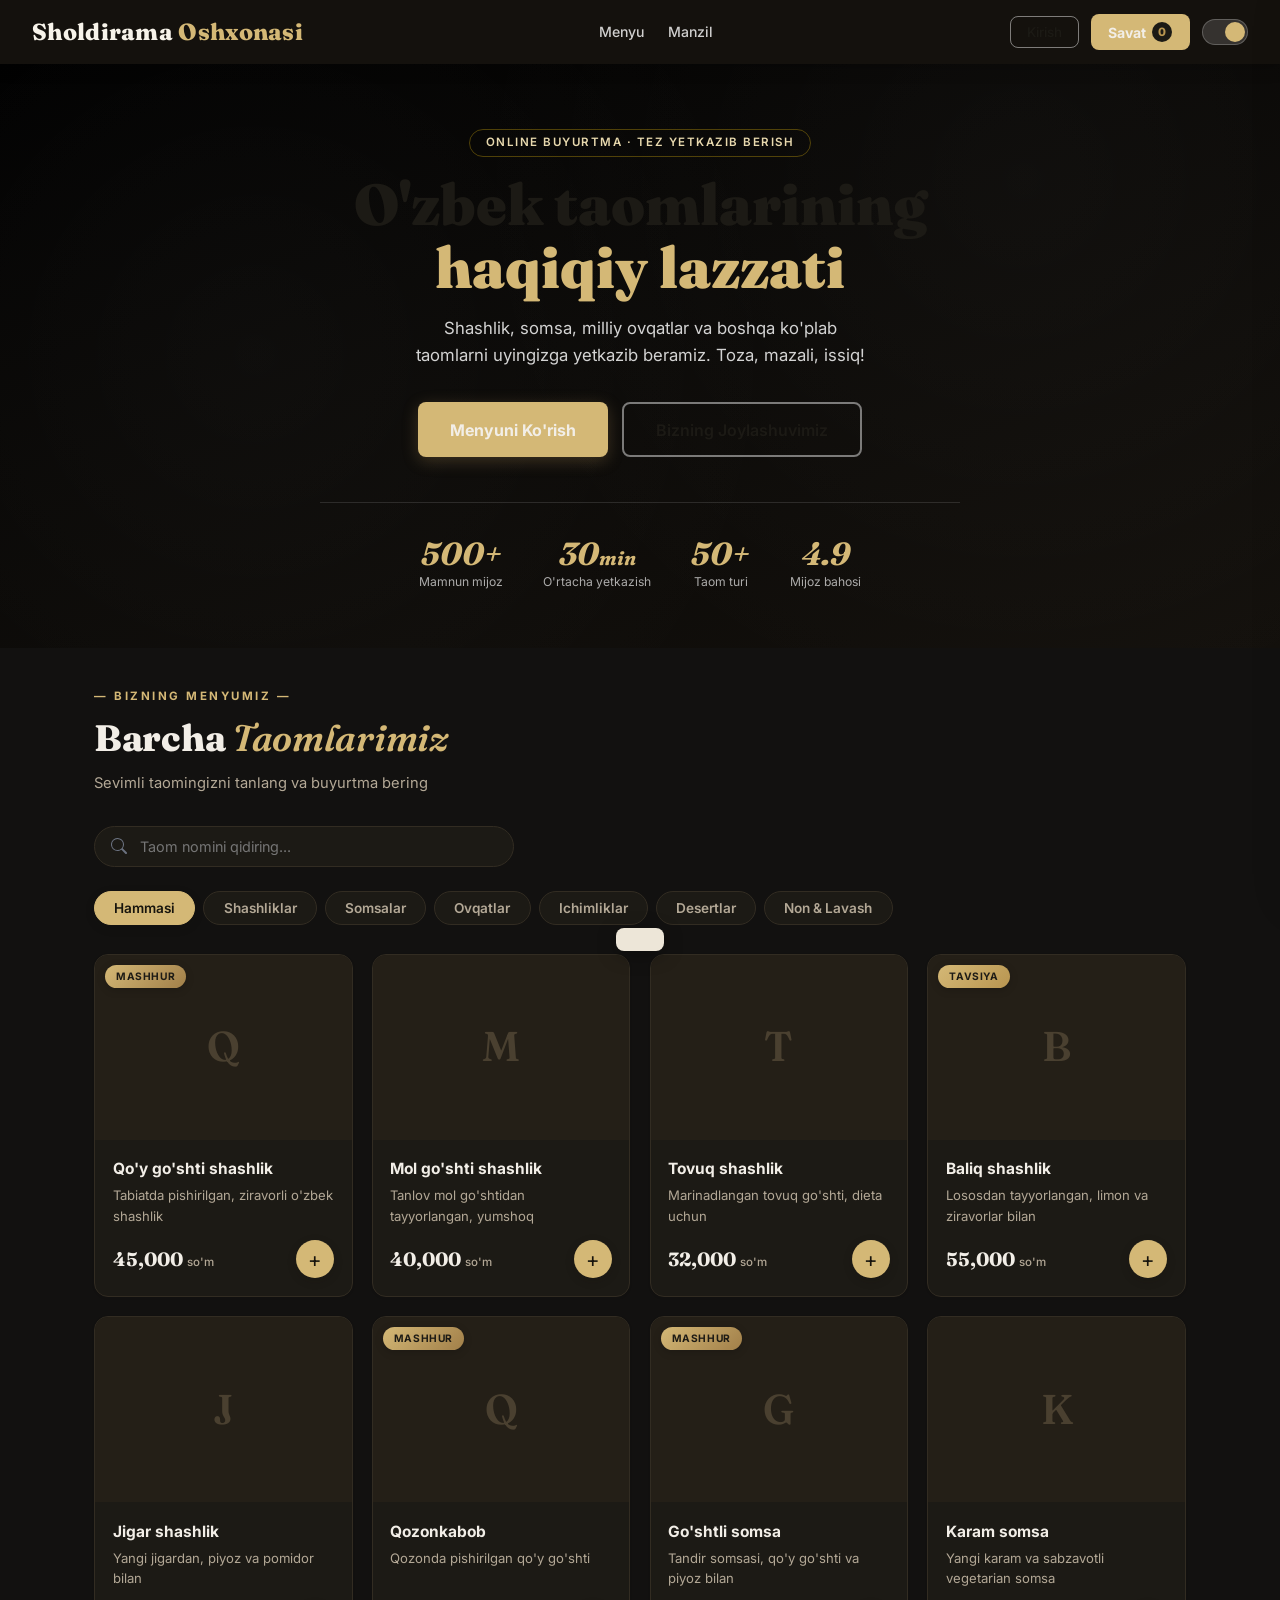
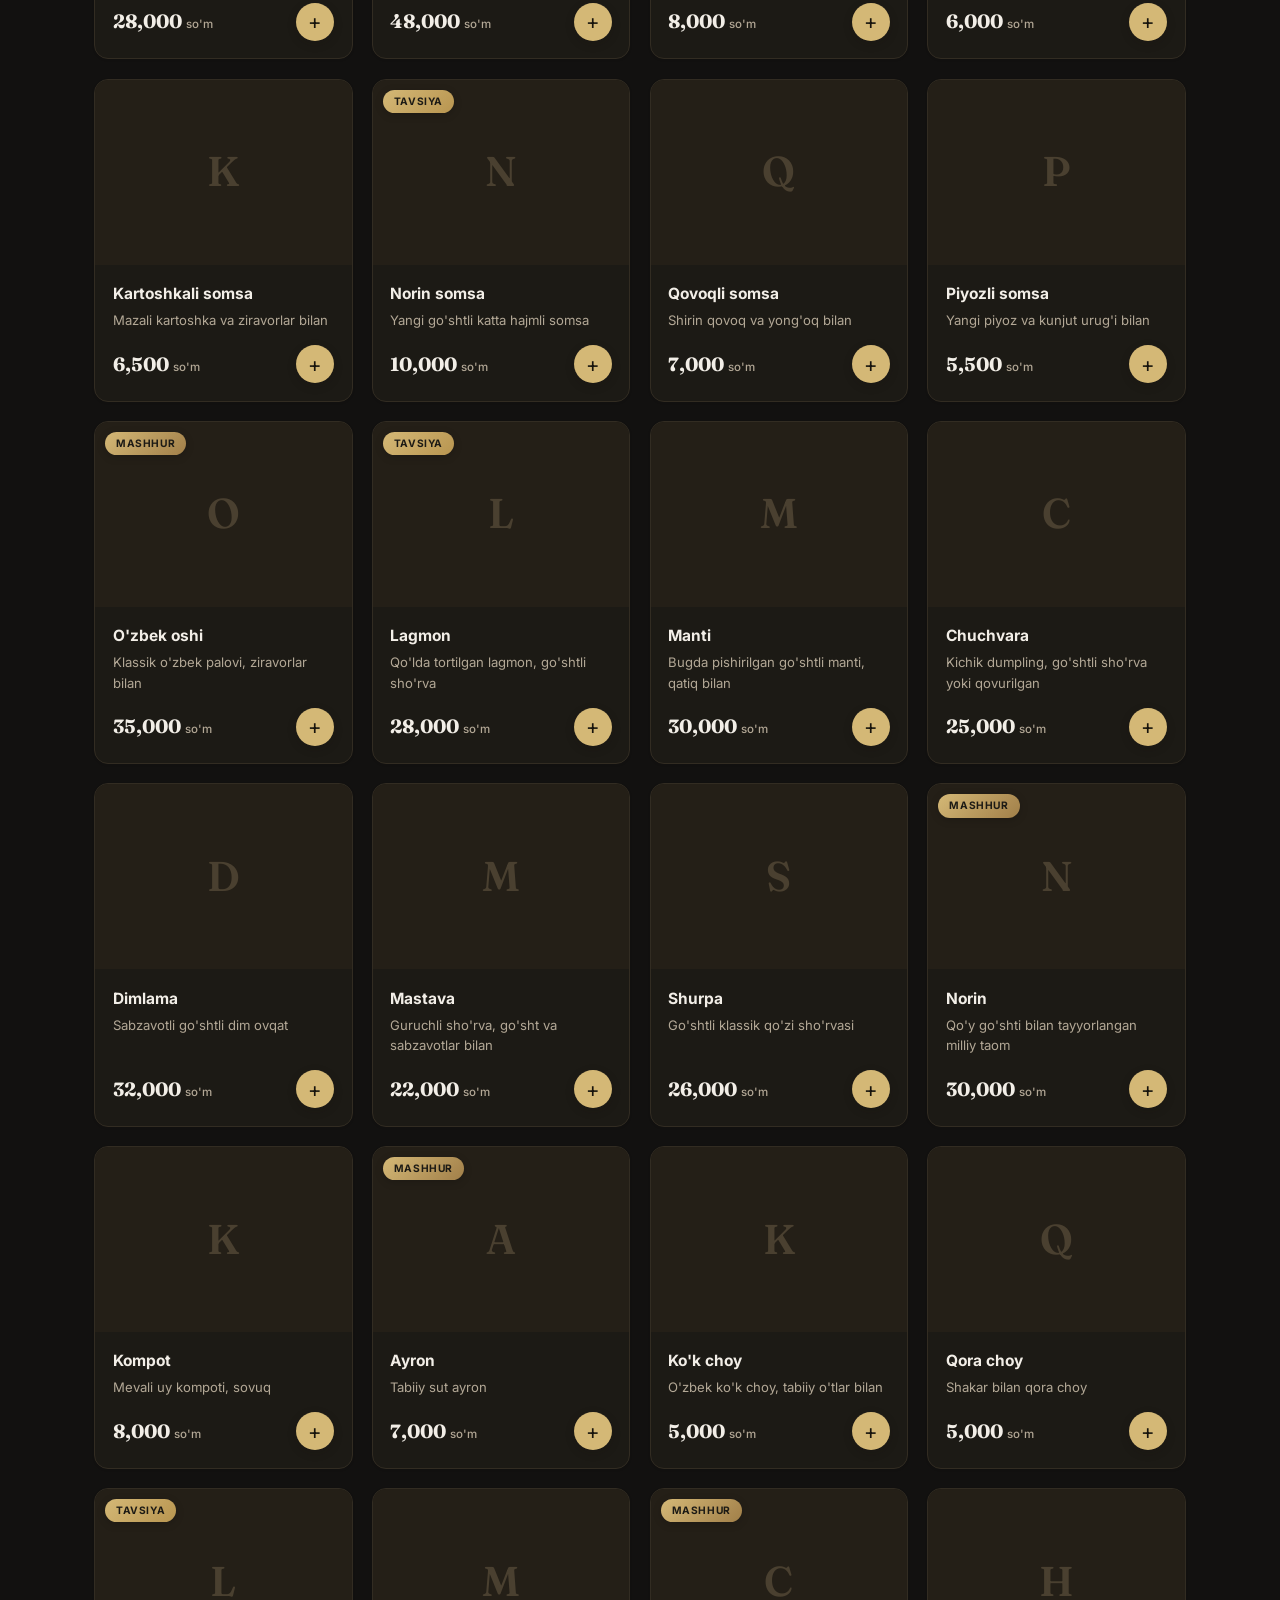
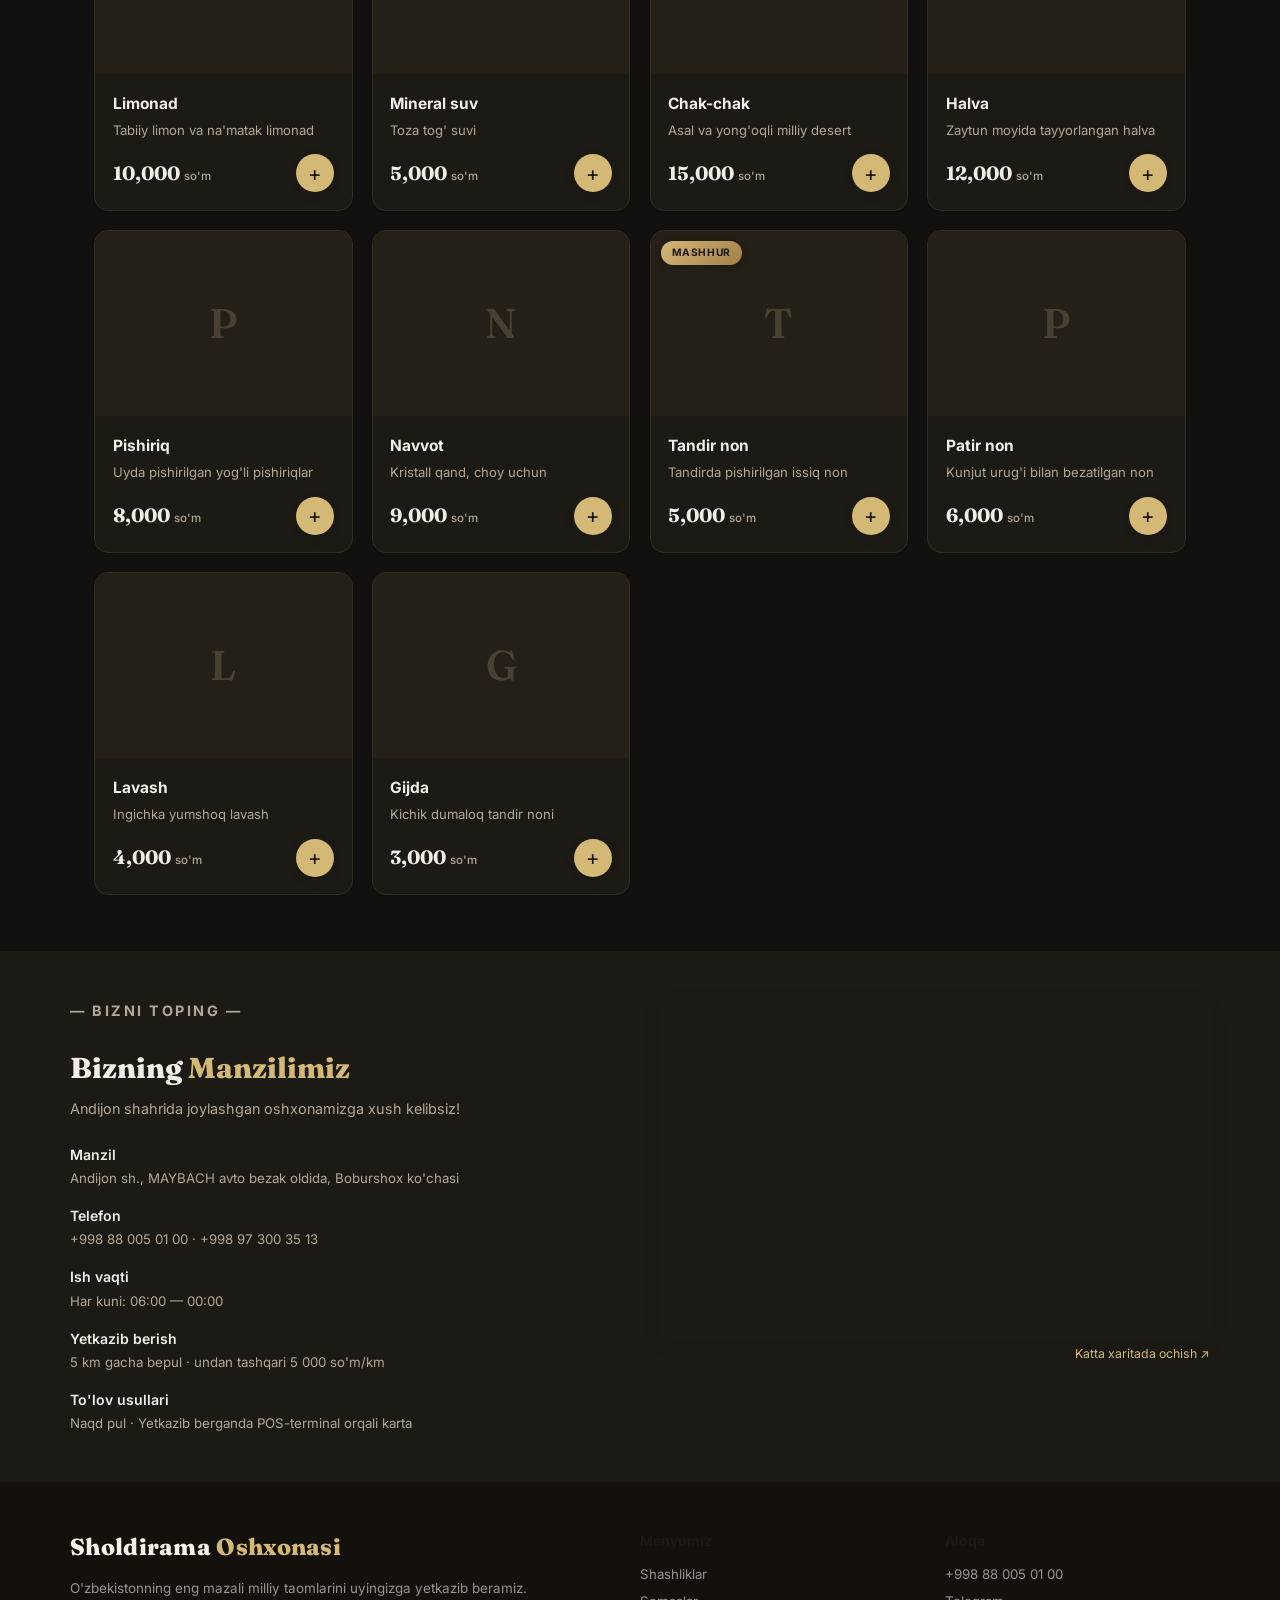
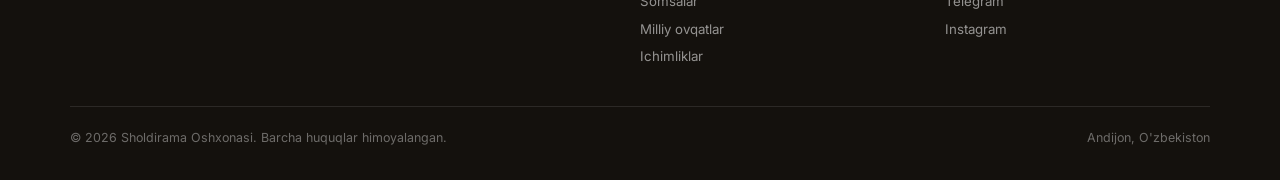
<file: Sholdirama milliy taomlar/index.html>
<!DOCTYPE html>
<html lang="uz">
<head>
  <meta charset="UTF-8">
  <meta name="viewport" content="width=device-width, initial-scale=1.0">
  <title>Sholdirama Oshxonasi — Online Buyurtma</title>
  <link rel="stylesheet" href="./css/style.css">
</head>
<body>

<!-- MODE BANNER -->
<div id="mode-banner"></div>

<!-- NAVBAR -->
<nav class="navbar">
  <a href="index.html" class="nav-logo">Sholdirama <span class="accent">Oshxonasi</span></a>
  <div class="nav-links">
    <a href="#menu">Menyu</a>
    <a href="#location">Manzil</a>
  </div>
  <div class="nav-right">
    <div id="auth-area">
      <button class="btn-auth" onclick="openAuthModal()">Kirish</button>
    </div>
    <button class="btn-cart" onclick="toggleCart()">
      Savat <span class="cart-badge" id="cart-count">0</span>
    </button>
    <button class="theme-toggle" id="theme-toggle" onclick="toggleTheme()" title="Kun/Tun rejimi" aria-label="Kun/Tun rejimi">
      <span class="tt-dot"></span>
    </button>
    <button class="hamburger" onclick="toggleMobileNav()">☰</button>
  </div>
</nav>
<div class="mobile-nav" id="mobile-nav">
  <a href="#menu" onclick="toggleMobileNav()">Menyu</a>
  <a href="#location" onclick="toggleMobileNav()">Manzil</a>
  <a href="#" onclick="openAuthModal();toggleMobileNav()">Kirish / Ro'yxat</a>
  <a href="#" onclick="toggleTheme()">Kun / Tun rejimi</a>
</div>

<!-- HERO -->
<section class="hero">
  <div class="hero-eyebrow">Online Buyurtma · Tez Yetkazib Berish</div>
  <h1>O'zbek taomlarining<br><em>haqiqiy lazzati</em></h1>
  <p>Shashlik, somsa, milliy ovqatlar va boshqa ko'plab taomlarni uyingizga yetkazib beramiz. Toza, mazali, issiq!</p>
  <div class="hero-btns">
    <a href="#menu" class="btn-primary">Menyuni Ko'rish</a>
    <a href="#location" class="btn-outline">Bizning Joylashuvimiz</a>
  </div>
  <div class="hero-stats">
    <div><div class="hero-stat-num">500+</div><div class="hero-stat-label">Mamnun mijoz</div></div>
    <div><div class="hero-stat-num">30<span style="font-size:1.2rem">min</span></div><div class="hero-stat-label">O'rtacha yetkazish</div></div>
    <div><div class="hero-stat-num">50+</div><div class="hero-stat-label">Taom turi</div></div>
    <div><div class="hero-stat-num">4.9</div><div class="hero-stat-label">Mijoz bahosi</div></div>
  </div>
</section>

<!-- MENU -->
<section class="menu-section" id="menu">
  <p class="section-eyebrow">— Bizning Menyumiz —</p>
  <h2 class="section-title">Barcha <span class="accent">Taomlarimiz</span></h2>
  <p class="section-sub">Sevimli taomingizni tanlang va buyurtma bering</p>

  <div class="search-wrap">
    <input class="search-input" type="text" id="search-inp"
           placeholder="Taom nomini qidiring..."
           oninput="filterSearch(this.value)">
  </div>

  <div class="tabs">
    <button class="tab-btn active" onclick="switchTab(this,'all')">Hammasi</button>
    <button class="tab-btn" onclick="switchTab(this,'shashlik')">Shashliklar</button>
    <button class="tab-btn" onclick="switchTab(this,'somsa')">Somsalar</button>
    <button class="tab-btn" onclick="switchTab(this,'ovqat')">Ovqatlar</button>
    <button class="tab-btn" onclick="switchTab(this,'ichimlik')">Ichimliklar</button>
    <button class="tab-btn" onclick="switchTab(this,'desert')">Desertlar</button>
    <button class="tab-btn" onclick="switchTab(this,'non')">Non & Lavash</button>
  </div>

  <div class="menu-grid" id="menu-grid"></div>
</section>

<!-- MAP -->
<section class="map-section" id="location">
  <div class="map-inner">
    <div class="map-grid">
      <div class="map-info">
        <p class="section-eyebrow">— Bizni Toping —</p>
        <h2>Bizning <span class="accent">Manzilimiz</span></h2>
        <p>Andijon shahrida joylashgan oshxonamizga xush kelibsiz!</p>
        <div class="info-list">
          <div class="info-row"><div><strong>Manzil</strong><span>Andijon sh., MAYBACH avto bezak oldida, Boburshox ko'chasi</span></div></div>
          <div class="info-row"><div><strong>Telefon</strong><span>+998 88 005 01 00 · +998 97 300 35 13</span></div></div>
          <div class="info-row"><div><strong>Ish vaqti</strong><span>Har kuni: 06:00 — 00:00</span></div></div>
          <div class="info-row"><div><strong>Yetkazib berish</strong><span>5 km gacha bepul · undan tashqari 5 000 so'm/km</span></div></div>
          <div class="info-row"><div><strong>To'lov usullari</strong><span>Naqd pul · Yetkazib berganda POS-terminal orqali karta</span></div></div>
        </div>
      </div>
      <div>
        <div class="map-frame">
          <iframe src="https://www.openstreetmap.org/export/embed.html?bbox=72.3300%2C40.7700%2C72.3700%2C40.7950&layer=mapnik&marker=40.7820%2C72.3500"
            allowfullscreen loading="lazy" title="Lazzat Oshxonasi manzili"></iframe>
        </div>
        <a class="map-link" href="https://www.openstreetmap.org/?mlat=40.7820&mlon=72.3500#map=16/40.7820/72.3500" target="_blank">
         Katta xaritada ochish ↗
        </a>
      </div>
    </div>
  </div>
</section>

<!-- FOOTER -->
<footer class="site-footer">
  <div class="footer-inner">
    <div class="footer-grid">
      <div class="footer-brand">
        <span class="nav-logo">Sholdirama <span class="accent">Oshxonasi</span></span>
        <p>O'zbekistonning eng mazali milliy taomlarini uyingizga yetkazib beramiz.</p>
      </div>
      <div class="footer-col">
        <h5>Menyumiz</h5>
        <a href="#menu">Shashliklar</a><a href="#menu">Somsalar</a>
        <a href="#menu">Milliy ovqatlar</a><a href="#menu">Ichimliklar</a>
      </div>
      <div class="footer-col">
        <h5>Aloqa</h5>
        <a href="tel:+998880050100">+998 88 005 01 00</a>
        <a href="#">Telegram</a><a href="https://www.instagram.com/sholdirama.milliy.taomlar?utm_source=ig_web_button_share_sheet&igsh=ZDNlZDc0MzIxNw==">Instagram</a>
      </div>
    </div>
    <div class="footer-bottom">
      <p>© 2026 Sholdirama Oshxonasi. Barcha huquqlar himoyalangan.</p>
      <p>Andijon, O'zbekiston</p>
    </div>
  </div>
</footer>

<!-- CART SIDEBAR -->
<div class="cart-overlay" id="cart-overlay" onclick="toggleCart()"></div>
<div class="cart-panel" id="cart-panel">
  <div class="cart-head">
    <h3>Savatcha</h3>
    <button class="icon-close" onclick="toggleCart()">✕</button>
  </div>
  <div class="cart-body" id="cart-body">
    <div class="cart-empty"><p>Savatcha bo'sh</p></div>
  </div>
  <div class="cart-foot" id="cart-foot" style="display:none">
    <div class="cart-total-row">
      <span class="cart-total-label">Jami to'lov:</span>
      <span class="cart-total-val" id="cart-total-val">0 so'm</span>
    </div>
    <button class="btn-checkout" onclick="openCheckout()">Buyurtma Berish</button>
  </div>
</div>

<!-- AUTH MODAL -->
<div class="modal-overlay" id="auth-modal">
  <div class="modal">
    <button class="modal-close" onclick="closeModal('auth-modal')">✕</button>
    <div class="modal-top">
      
      <h3>Sholdirama Oshxonasi</h3>
      <p>Hisobingizga kiring yoki ro'yxatdan o'ting</p>
    </div>
    <div class="modal-body">
      <div class="auth-prompt" id="auth-checkout-note" style="display:none">
        Buyurtma berish uchun avval ro'yxatdan o'ting yoki hisobingizga kiring
      </div>
      <div class="auth-tabs">
        <button class="auth-tab-btn active" data-tab="login" onclick="switchAuthTab('login')">Kirish</button>
        <button class="auth-tab-btn" data-tab="register" onclick="switchAuthTab('register')">Ro'yxat</button>
      </div>

      <!-- Main body (login / register forms) -->
      <div id="auth-main-body">
        <!-- LOGIN -->
        <div id="login-form">
          <div class="form-group">
            <label>Email manzil</label>
            <input class="form-input" type="email" id="login-email" placeholder="misol@email.com">
          </div>
          <div class="form-group">
            <label>Parol</label>
            <input class="form-input" type="password" id="login-password" placeholder="Parolingizni kiriting"
                   onkeydown="if(event.key==='Enter')doLogin()">
          </div>
          <button class="form-submit" onclick="doLogin()">Kirish →</button>
        </div>

        <!-- REGISTER -->
        <div id="register-form" style="display:none">
          <!-- Method toggle -->
          <div class="reg-method-toggle">
            <button class="reg-method-btn active" id="rmb-email" onclick="toggleRegMethod('email')">
              Email bilan
            </button>
            <button class="reg-method-btn" id="rmb-phone" onclick="toggleRegMethod('phone')">
              Telefon bilan
            </button>
          </div>
          <input type="hidden" id="reg-method-value" value="email">

          <div class="form-group">
            <label>Ismingiz</label>
            <input class="form-input" type="text" id="reg-name" placeholder="To'liq ismingiz">
          </div>

          <div id="reg-email-fields">
            <div class="form-group">
              <label>Email manzil</label>
              <input class="form-input" type="email" id="reg-email" placeholder="misol@email.com">
            </div>
          </div>
          <div id="reg-phone-fields" style="display:none">
            <div class="form-group">
              <label>Telefon raqam</label>
              <input class="form-input" type="tel" id="reg-phone-field" placeholder="+998 90 000 00 00">
            </div>
          </div>

          <div class="form-group">
            <label>Parol</label>
            <input class="form-input" type="password" id="reg-password" placeholder="Kamida 6 ta belgi">
          </div>
          <button class="form-submit" onclick="doRegister()">Kod Yuborish →</button>
        </div>
      </div><!-- /auth-main-body -->

      <!-- OTP VERIFICATION SCREEN -->
      <div id="auth-otp-body">
        
        <div class="otp-title">Tasdiqlash Kodini Kiriting</div>
        <div class="otp-dest-label" id="otp-dest-label">Emailingizga kod yuborildi:</div>
        <div class="otp-destination" id="otp-destination"></div>
        <div class="otp-demo-hint" id="otp-demo-hint"></div>
        <input class="otp-single" type="text" id="otp-input" maxlength="4"
               placeholder="_ _ _ _" inputmode="numeric"
               onkeydown="if(event.key==='Enter')verifyOTP()">
        <button class="form-submit" onclick="verifyOTP()" style="margin-top:.8rem">Tasdiqlash</button>
        <div class="otp-resend">
          <button onclick="resendOTP()">Kodni qayta yuborish</button>
          &nbsp;·&nbsp;
          <button onclick="hideOTPScreen()">← Orqaga</button>
        </div>
      </div><!-- /auth-otp-body -->

    </div>
  </div>
</div>

<!-- CHECKOUT MODAL -->
<div class="modal-overlay" id="checkout-modal">
  <div class="modal" style="max-width:500px">
    <button class="modal-close" onclick="closeModal('checkout-modal')">✕</button>
    <div class="modal-top">
      
      <h3>Buyurtmani Tasdiqlash</h3>
      <p>Ma'lumotlaringizni to'ldiring</p>
    </div>
    <div class="modal-body">
      <div class="form-group">
        <label>Yetkazib berish manzili</label>
        <input class="form-input" type="text" id="delivery-address" placeholder="Ko'cha, uy raqami, kvartira">
      </div>
      <div class="form-group">
        <label>Telefon raqam</label>
        <input class="form-input" type="tel" id="delivery-phone" placeholder="+998 90 000 00 00">
      </div>
      <div class="form-group">
        <label>Izoh (ixtiyoriy)</label>
        <input class="form-input" type="text" id="delivery-note" placeholder="Qo'shimcha ma'lumot">
      </div>

      <div class="order-summary">
        <h4>Buyurtma tafsiloti</h4>
        <div id="order-summary-list"></div>
        <div class="os-total"><span>Jami:</span><span id="order-total-final">0 so'm</span></div>
      </div>

      <!-- PAYMENT METHOD (no online card data is ever collected) -->
      <div class="form-group">
        <label>To'lov usuli</label>
        <div class="pay-options">
          <button class="pay-btn selected" data-pay="cash" onclick="selectPayment(this,'cash')">Naqd pul</button>
          <button class="pay-btn" data-pay="pos" onclick="selectPayment(this,'pos')">Karta (POS-terminal)</button>
        </div>
        <div class="pay-note" id="pay-note-cash">Kuryerga naqd pul to'laysiz.</div>
        <div class="pay-note" id="pay-note-pos">Kuryer POS-terminal olib keladi — kartangizni yetkazib berilganda tokchada o'tkazasiz. Karta ma'lumotlarini saytga kiritish shart emas.</div>
      </div>

      <button class="form-submit" onclick="confirmOrder()" style="margin-top:.5rem">Buyurtma Berish</button>
    </div>
  </div>
</div>

<!-- SUCCESS MODAL -->
<div class="modal-overlay" id="success-modal">
  <div class="modal" style="max-width:380px;text-align:center">
    <button class="modal-close" onclick="closeModal('success-modal')">✕</button>
    <div class="modal-top"><h3>Buyurtma Qabul Qilindi!</h3><p>Tez orada siz bilan bog'lanamiz</p></div>
    <div class="modal-body">
      <div class="receipt-row"><span>Buyurtma raqami</span><strong id="success-order-id">—</strong></div>
      <div class="receipt-row"><span>Jami summa</span><strong id="success-order-total" style="color:var(--red)">—</strong></div>
      <p style="color:var(--gray);line-height:1.7;font-size:.9rem;margin-top:1rem">
        Buyurtmangiz muvaffaqiyatli qabul qilindi.<br>
        Kuryer <strong>15–30 daqiqa</strong> ichida yetkazib beradi.<br>
        <strong>+998 88 005 01 00</strong>
      </p>
      <button class="form-submit" onclick="closeModal('success-modal')" style="margin-top:1.2rem">Yaxshi!</button>
    </div>
  </div>
</div>

<div class="toast" id="toast"></div>
<script src="./js/app.js"></script>
</body>
</html>
</file>
<file: Sholdirama milliy taomlar/css/style.css>
/* ═══════════════════════════════════════
   LAZZAT OSHXONASI — style.css
   ═══════════════════════════════════════ */

@import url('https://fonts.googleapis.com/css2?family=Fraunces:opsz,wght@9..144,500;9..144,600;9..144,700&family=Inter:wght@400;500;600;700&display=swap');

/* ── TOKENS ── */
:root {
  /* fixed brand bar (navbar/hero/footer) — constant across themes */
  --ink:        #14110D;
  --ink-deep:   #000000;
  --ink-text:   #F7F3EA;

  /* theme-responsive palette (default = light/day) */
  --red:        #16130F;   /* primary CTA / accent */
  --red-dark:   #000000;
  --red-mid:    #16130F;
  --red-light:  #D9C08F;
  --red-bg:     #F6F1E7;
  --on-accent:  #FFFFFF;   /* text placed on top of --red buttons */
  --gold:       #B8935A;
  --gold-light: #E3CFA0;
  --dark:       #1A1714;
  --dark2:      #241F19;
  --gray:       #6B6259;
  --gray-2:     #A79C8E;
  --gray-light: #FAF8F5;
  --white:      #FFFFFF;
  --border:     #E7E1D5;
  --green:      #4C7A54;
  --green-bg:   #E8F0E6;

  --shadow-sm:  0 1px 3px rgba(20,17,13,0.06);
  --shadow:     0 6px 20px rgba(20,17,13,0.08);
  --shadow-lg:  0 12px 36px rgba(20,17,13,0.14);
  --radius:     10px;
  --radius-sm:  8px;
  --radius-xs:  6px;
}

:root[data-theme="dark"] {
  --red:        #D4B876;
  --red-dark:   #B89550;
  --red-mid:    #D4B876;
  --red-light:  #4A4030;
  --red-bg:     #241F17;
  --on-accent:  #17140D;
  --gold:       #D4B876;
  --gold-light: #E8D9AE;
  --dark:       #F2EEE7;
  --dark2:      #EDE6D8;
  --gray:       #B3A896;
  --gray-2:     #8C8272;
  --gray-light: #121110;
  --white:      #1C1A15;
  --border:     #322C22;
  --green:      #7FBB8A;
  --green-bg:   #1E2B20;
}

/* ── RESET ── */
*, *::before, *::after { box-sizing: border-box; margin: 0; padding: 0; }
html { scroll-behavior: smooth; }
body {
  font-family: 'Inter', sans-serif;
  background: var(--gray-light);
  color: var(--dark);
  min-height: 100vh;
  line-height: 1.5;
  transition: background 0.25s ease, color 0.25s ease;
}
img { max-width: 100%; display: block; }
a { text-decoration: none; }
button { cursor: pointer; font-family: inherit; }

/* ── UTILITIES ── */
.hidden { display: none !important; }
.sr-only { position: absolute; width: 1px; height: 1px; overflow: hidden; clip: rect(0,0,0,0); }

/* ══════════════════════════════════
   NAVBAR
══════════════════════════════════ */
.navbar {
  background: var(--ink);
  height: 64px;
  padding: 0 2rem;
  display: flex;
  align-items: center;
  justify-content: space-between;
  position: sticky;
  top: 0;
  z-index: 100;
  box-shadow: 0 2px 16px rgba(0,0,0,0.25);
}
.nav-logo {
  font-family: 'Fraunces', serif;
  color: var(--ink-text);
  font-size: 1.45rem;
  font-weight: 800;
  letter-spacing: 0.3px;
}
.nav-logo .accent { color: var(--gold); }
.nav-links {
  display: flex;
  align-items: center;
  gap: 1.5rem;
}
.nav-links a {
  color: rgba(255,255,255,0.8);
  font-size: 0.88rem;
  font-weight: 500;
  transition: color 0.2s;
}
.nav-links a:hover { color: var(--white); }
.nav-right {
  display: flex;
  align-items: center;
  gap: 0.75rem;
}
.btn-auth {
  background: transparent;
  border: 1.5px solid rgba(255,255,255,0.45);
  color: var(--white);
  border-radius: var(--radius-sm);
  padding: 0.42rem 1rem;
  font-size: 0.84rem;
  font-weight: 500;
  transition: all 0.2s;
}
.btn-auth:hover { background: rgba(255,255,255,0.12); border-color: var(--white); }
.btn-cart {
  background: var(--gold);
  color: var(--dark);
  border: none;
  border-radius: var(--radius-sm);
  padding: 0.48rem 1.1rem;
  font-size: 0.88rem;
  font-weight: 700;
  display: flex;
  align-items: center;
  gap: 6px;
  transition: opacity 0.2s;
}
.btn-cart:hover { opacity: 0.88; }
.cart-badge {
  background: var(--white);
  color: var(--red-dark);
  font-size: 0.72rem;
  font-weight: 800;
  border-radius: 50%;
  width: 20px; height: 20px;
  display: inline-flex;
  align-items: center;
  justify-content: center;
}
.hamburger {
  display: none;
  background: none;
  border: none;
  color: white;
  font-size: 1.5rem;
}
.mobile-nav {
  display: none;
  background: var(--red-dark);
  border-top: 1px solid rgba(255,255,255,0.1);
  padding: 0.75rem 1.5rem;
}
.mobile-nav.open { display: block; }
.mobile-nav a {
  display: block;
  color: rgba(255,255,255,0.85);
  padding: 0.55rem 0;
  font-size: 0.9rem;
  font-weight: 500;
  border-bottom: 1px solid rgba(255,255,255,0.08);
}
.mobile-nav a:last-child { border-bottom: none; }

/* User chip in navbar */
.user-chip {
  display: flex;
  align-items: center;
  gap: 8px;
  color: white;
  font-size: 0.84rem;
}
.user-avatar {
  width: 32px; height: 32px;
  border-radius: 50%;
  background: var(--gold);
  color: var(--dark);
  font-weight: 800;
  font-size: 0.84rem;
  display: flex; align-items: center; justify-content: center;
}

/* ══════════════════════════════════
   HERO
══════════════════════════════════ */
.hero {
  background: linear-gradient(160deg, var(--ink-deep) 0%, var(--ink) 100%);
  padding: 4rem 2rem 3.5rem;
  text-align: center;
  position: relative;
  overflow: hidden;
}
.hero::before {
  content: '';
  position: absolute; inset: 0;
  background-image: radial-gradient(circle at 20% 50%, rgba(255,255,255,0.03) 0%, transparent 50%),
                    radial-gradient(circle at 80% 20%, rgba(255,255,255,0.03) 0%, transparent 50%);
}
.hero-eyebrow {
  display: inline-block;
  background: transparent;
  border: 1px solid rgba(212,172,13,0.35);
  color: var(--gold-light);
  border-radius: 20px;
  padding: 0.28rem 1rem;
  font-size: 0.72rem;
  font-weight: 600;
  letter-spacing: 1.5px;
  text-transform: uppercase;
  margin-bottom: 1.1rem;
  position: relative;
}
.hero h1 {
  font-family: 'Fraunces', serif;
  color: var(--white);
  font-size: clamp(2rem, 5.5vw, 3.6rem);
  font-weight: 900;
  line-height: 1.08;
  margin-bottom: 1rem;
  position: relative;
}
.hero h1 em { color: var(--gold); font-style: normal; }
.hero p {
  color: rgba(255,255,255,0.82);
  font-size: 1.05rem;
  max-width: 460px;
  margin: 0 auto 2rem;
  line-height: 1.65;
  position: relative;
}
.hero-btns {
  display: flex;
  gap: 0.9rem;
  justify-content: center;
  flex-wrap: wrap;
  position: relative;
}
.btn-primary {
  background: var(--gold);
  color: var(--dark);
  border: none;
  border-radius: var(--radius-sm);
  padding: 0.85rem 2rem;
  font-size: 1rem;
  font-weight: 700;
  transition: all 0.2s;
  display: inline-flex;
  align-items: center;
  gap: 6px;
}
.btn-primary { box-shadow: 0 4px 16px rgba(184,147,90,0.28); }
.btn-primary:hover { opacity: 0.92; transform: translateY(-2px); box-shadow: 0 8px 22px rgba(184,147,90,0.35); }
.btn-outline {
  background: transparent;
  color: var(--white);
  border: 2px solid rgba(255,255,255,0.45);
  border-radius: var(--radius-sm);
  padding: 0.85rem 2rem;
  font-size: 1rem;
  font-weight: 600;
  transition: all 0.2s;
  display: inline-flex;
  align-items: center;
  gap: 6px;
}
.btn-outline:hover { border-color: var(--white); background: rgba(255,255,255,0.1); }
.hero-stats {
  display: flex;
  justify-content: center;
  gap: 2.5rem;
  margin-top: 2.8rem;
  padding-top: 2.2rem;
  border-top: 1px solid rgba(255,255,255,0.12);
  max-width: 640px;
  margin-left: auto;
  margin-right: auto;
  flex-wrap: wrap;
  position: relative;
}
.hero-stat-num {
  font-family: 'Fraunces', serif;
  font-size: 2rem;
  font-weight: 700;
  font-style: italic;
  color: var(--gold);
  line-height: 1;
}
.hero-stat-label {
  font-size: 0.76rem;
  color: rgba(255,255,255,0.65);
  margin-top: 3px;
}

/* ══════════════════════════════════
   MENU SECTION
══════════════════════════════════ */
.menu-section {
  max-width: 1140px;
  margin: 0 auto;
  padding: 2.5rem 1.5rem;
}
.section-eyebrow {
  font-size: 0.72rem;
  text-transform: uppercase;
  letter-spacing: 2.5px;
  color: var(--gold);
  font-weight: 700;
  margin-bottom: 0.35rem;
}
.section-title {
  font-family: 'Fraunces', serif;
  font-size: clamp(1.7rem, 3.4vw, 2.3rem);
  font-weight: 800;
  color: var(--dark);
  margin-bottom: 0.4rem;
  letter-spacing: -0.3px;
}
.section-title .accent { color: var(--red); font-style: italic; font-weight: 600; }
.section-sub {
  font-size: 0.92rem;
  color: var(--gray);
  margin-bottom: 2rem;
}

/* Search */
.search-wrap {
  margin-bottom: 1.5rem;
}
.search-input {
  width: 100%;
  max-width: 420px;
  padding: 0.68rem 1.2rem 0.68rem 2.8rem;
  border: 1.5px solid var(--border);
  border-radius: 50px;
  font-size: 0.9rem;
  outline: none;
  font-family: inherit;
  background: var(--white) url("data:image/svg+xml,%3Csvg xmlns='http://www.w3.org/2000/svg' width='16' height='16' fill='%236B7280' viewBox='0 0 16 16'%3E%3Cpath d='M11.742 10.344a6.5 6.5 0 1 0-1.397 1.398h-.001c.03.04.062.078.098.115l3.85 3.85a1 1 0 0 0 1.415-1.414l-3.85-3.85a1.007 1.007 0 0 0-.115-.1zM12 6.5a5.5 5.5 0 1 1-11 0 5.5 5.5 0 0 1 11 0z'/%3E%3C/svg%3E") no-repeat 1rem center;
  transition: border-color 0.2s;
}
.search-input:focus { border-color: var(--red); }

/* Tabs */
.tabs {
  display: flex;
  gap: 0.5rem;
  flex-wrap: wrap;
  margin-bottom: 1.8rem;
}
.tab-btn {
  background: var(--white);
  border: 1.5px solid var(--border);
  border-radius: 50px;
  padding: 0.5rem 1.2rem;
  font-size: 0.85rem;
  font-weight: 600;
  color: var(--gray);
  display: flex;
  align-items: center;
  gap: 5px;
  transition: all 0.2s;
}
.tab-btn:hover { border-color: var(--gold); color: var(--red); transform: translateY(-1px); }
.tab-btn.active { background: var(--red); border-color: var(--red); color: var(--on-accent); box-shadow: 0 3px 10px rgba(20,17,13,0.16); }

/* Menu Grid */
.menu-grid {
  display: grid;
  grid-template-columns: repeat(auto-fill, minmax(255px, 1fr));
  gap: 1.2rem;
}
.menu-card {
  background: var(--white);
  border-radius: 14px;
  overflow: hidden;
  border: 1px solid var(--border);
  box-shadow: var(--shadow-sm);
  display: flex;
  flex-direction: column;
  transition: transform 0.28s cubic-bezier(.22,1,.36,1), box-shadow 0.28s, border-color 0.28s;
}
.menu-card:hover { transform: translateY(-5px); box-shadow: var(--shadow-lg); border-color: var(--gold-light); }

.card-img-wrap {
  height: 185px;
  position: relative;
  background: var(--red-bg);
  overflow: hidden;
  display: flex;
  align-items: center;
  justify-content: center;
}
.card-img-wrap img {
  width: 100%; height: 100%;
  object-fit: cover;
  transition: transform 0.4s;
}
.menu-card:hover .card-img-wrap img { transform: scale(1.05); }
.card-fallback {
  font-family: 'Fraunces', serif;
  font-size: 2.6rem;
  font-weight: 600;
  color: var(--red-light);
  line-height: 1;
}
.card-badge {
  position: absolute;
  top: 10px; left: 10px;
  font-size: 0.64rem;
  font-weight: 700;
  padding: 4px 11px;
  border-radius: 20px;
  letter-spacing: 0.6px;
  text-transform: uppercase;
  color: var(--white);
  box-shadow: 0 2px 8px rgba(0,0,0,0.18);
}
.badge-popular { background: linear-gradient(135deg, var(--gold), #A17F49); }
.badge-hot { background: linear-gradient(135deg, var(--red), var(--red-dark)); }
.badge-new { background: linear-gradient(135deg, var(--green), #3D6444); }

.card-body {
  padding: 1.1rem;
  flex: 1;
  display: flex;
  flex-direction: column;
}
.card-name {
  font-weight: 700;
  font-size: 0.97rem;
  color: var(--dark);
  margin-bottom: 0.3rem;
}
.card-desc {
  font-size: 0.82rem;
  color: var(--gray);
  line-height: 1.55;
  flex: 1;
  margin-bottom: 0.9rem;
}
.card-footer {
  display: flex;
  align-items: center;
  justify-content: space-between;
}
.card-price {
  font-family: 'Fraunces', serif;
  font-size: 1.2rem;
  font-weight: 700;
  color: var(--dark);
}
.card-price small {
  font-family: 'Inter', sans-serif;
  font-size: 0.72rem;
  font-weight: 500;
  color: var(--gray);
}
.add-btn {
  background: var(--red);
  color: var(--on-accent);
  border: none;
  border-radius: 50%;
  width: 38px; height: 38px;
  font-size: 1.3rem;
  display: flex; align-items: center; justify-content: center;
  transition: background 0.2s, transform 0.2s;
  flex-shrink: 0;
  box-shadow: 0 3px 10px rgba(20,17,13,0.18);
}
.add-btn:hover { background: var(--red-dark); transform: scale(1.08); }
.add-btn:active { transform: scale(0.94); }

.menu-empty {
  grid-column: 1/-1;
  text-align: center;
  padding: 3.5rem 1rem;
  color: var(--gray);
}
.menu-empty .e-icon { font-size: 3rem; margin-bottom: 0.8rem; }

/* ══════════════════════════════════
   CART SIDEBAR
══════════════════════════════════ */
.cart-overlay {
  position: fixed; inset: 0;
  background: rgba(0,0,0,0.5);
  backdrop-filter: blur(2px);
  z-index: 200;
  display: none;
}
.cart-overlay.open { display: block; }
.cart-panel {
  position: fixed;
  top: 0; right: -420px;
  width: 400px; max-width: 96vw;
  height: 100vh;
  background: var(--white);
  z-index: 201;
  display: flex; flex-direction: column;
  box-shadow: -6px 0 40px rgba(0,0,0,0.18);
  transition: right 0.3s cubic-bezier(.4,0,.2,1);
}
.cart-panel.open { right: 0; }
.cart-head {
  background: var(--ink);
  color: var(--ink-text);
  padding: 1.15rem 1.5rem;
  display: flex; align-items: center; justify-content: space-between;
  flex-shrink: 0;
}
.cart-head h3 {
  font-family: 'Fraunces', serif;
  font-size: 1.25rem;
}
.icon-close {
  background: rgba(255,255,255,0.15);
  border: none; color: white;
  width: 30px; height: 30px; border-radius: 50%;
  font-size: 1.1rem;
  display: flex; align-items: center; justify-content: center;
}
.icon-close:hover { background: rgba(255,255,255,0.25); }
.cart-body { flex: 1; overflow-y: auto; padding: 1rem 1.5rem; }
.cart-empty {
  text-align: center; padding: 3rem 0; color: var(--gray);
}
.cart-item {
  display: flex; gap: 12px; align-items: flex-start;
  padding: 0.9rem 0;
  border-bottom: 1px solid var(--border);
}
.ci-thumb {
  width: 52px; height: 52px;
  border-radius: var(--radius-xs);
  object-fit: cover;
  background: var(--red-bg);
  flex-shrink: 0;
  display: flex; align-items: center; justify-content: center;
  font-family: 'Fraunces', serif;
  font-weight: 600;
  color: var(--red-light);
  font-size: 1.3rem;
  overflow: hidden;
}
.ci-thumb img { width: 100%; height: 100%; object-fit: cover; }
.ci-info { flex: 1; min-width: 0; }
.ci-name { font-weight: 600; font-size: 0.9rem; margin-bottom: 3px; }
.ci-price { color: var(--red); font-weight: 700; font-size: 0.88rem; }
.ci-controls {
  display: flex; align-items: center; gap: 7px; margin-top: 6px;
}
.qty-btn {
  background: var(--red-bg);
  border: 1px solid var(--border);
  color: var(--red);
  width: 27px; height: 27px;
  border-radius: 6px;
  font-size: 1rem; font-weight: 700;
  display: flex; align-items: center; justify-content: center;
}
.qty-btn:hover { background: var(--red); color: var(--white); }
.qty-num { font-weight: 700; font-size: 0.92rem; min-width: 18px; text-align: center; }
.btn-remove {
  background: none; border: none;
  color: var(--gray-2); font-size: 0.85rem; margin-left: auto;
}
.btn-remove:hover { color: var(--red); }
.cart-foot {
  padding: 1.2rem 1.5rem;
  border-top: 2px solid var(--border);
  flex-shrink: 0;
}
.cart-total-row {
  display: flex; justify-content: space-between; align-items: center;
  margin-bottom: 1rem;
}
.cart-total-label { font-size: 0.88rem; color: var(--gray); }
.cart-total-val { font-size: 1.3rem; font-weight: 800; color: var(--red); }
.btn-checkout {
  width: 100%;
  background: var(--red); color: var(--white);
  border: none; border-radius: var(--radius-sm);
  padding: 0.95rem;
  font-size: 1rem; font-weight: 700;
  transition: background 0.2s;
}
.btn-checkout:hover { background: var(--red-dark); }

/* ══════════════════════════════════
   MODALS (shared)
══════════════════════════════════ */
.modal-overlay {
  position: fixed; inset: 0;
  background: rgba(0,0,0,0.6);
  backdrop-filter: blur(3px);
  z-index: 300;
  display: none;
  align-items: center; justify-content: center;
  padding: 1rem;
}
.modal-overlay.open { display: flex; }
.modal {
  background: var(--white);
  border-radius: var(--radius);
  width: 100%; max-width: 430px;
  box-shadow: 0 20px 60px rgba(0,0,0,0.28);
  overflow: hidden;
  position: relative;
  max-height: 92vh;
  overflow-y: auto;
}
.modal-top {
  background: linear-gradient(135deg, var(--ink-deep), var(--ink));
  padding: 2rem;
  text-align: center;
}
.modal-top .m-icon { font-size: 2.4rem; margin-bottom: 0.5rem; }
.modal-top h3 {
  font-family: 'Fraunces', serif;
  color: var(--ink-text); font-size: 1.45rem; font-weight: 800;
}
.modal-top p { color: rgba(255,255,255,0.78); font-size: 0.83rem; margin-top: 3px; }
.modal-close {
  position: absolute; top: 12px; right: 14px;
  background: rgba(255,255,255,0.18); border: none;
  color: white; width: 28px; height: 28px; border-radius: 50%;
  font-size: 1rem;
  display: flex; align-items: center; justify-content: center;
}
.modal-body { padding: 1.7rem; }

/* Form elements */
.form-group { margin-bottom: 1rem; }
.form-group label {
  display: block;
  font-size: 0.81rem; font-weight: 600;
  color: var(--dark); margin-bottom: 5px;
}
.form-input {
  width: 100%;
  padding: 0.72rem 1rem;
  border: 1.5px solid var(--border);
  border-radius: var(--radius-sm);
  font-size: 0.93rem;
  outline: none;
  font-family: inherit;
  transition: border-color 0.2s;
}
.form-input:focus { border-color: var(--red); }
.form-submit {
  width: 100%;
  background: var(--red); color: var(--white);
  border: none; border-radius: var(--radius-sm);
  padding: 0.88rem;
  font-size: 0.97rem; font-weight: 700;
  font-family: inherit;
  transition: background 0.2s;
  margin-top: 0.4rem;
}
.form-submit:hover { background: var(--red-dark); }
.divider {
  display: flex; align-items: center; gap: 1rem;
  margin: 1.1rem 0;
}
.divider::before, .divider::after {
  content: ''; flex: 1; height: 1px; background: var(--border);
}
.divider span { font-size: 0.78rem; color: var(--gray); white-space: nowrap; }
.btn-google {
  width: 100%;
  background: var(--white); color: var(--dark);
  border: 1.5px solid var(--border);
  border-radius: var(--radius-sm);
  padding: 0.75rem;
  font-size: 0.92rem; font-weight: 600;
  display: flex; align-items: center; justify-content: center; gap: 10px;
  font-family: inherit;
  transition: all 0.2s;
}
.btn-google:hover { border-color: var(--red-light); background: var(--red-bg); }

/* Auth tabs */
.auth-tabs { display: flex; border-bottom: 2px solid var(--border); margin-bottom: 1.4rem; }
.auth-tab-btn {
  flex: 1; padding: 0.65rem;
  text-align: center;
  font-size: 0.88rem; font-weight: 600;
  color: var(--gray); background: none; border: none;
  border-bottom: 2px solid transparent;
  margin-bottom: -2px;
  transition: all 0.2s;
}
.auth-tab-btn.active { color: var(--red); border-bottom-color: var(--red); }

/* Payment buttons */
.pay-options { display: flex; gap: 0.5rem; flex-wrap: wrap; margin-top: 0.4rem; }
.pay-btn {
  background: var(--gray-light);
  border: 1.5px solid var(--border);
  border-radius: var(--radius-xs);
  padding: 0.4rem 0.9rem;
  font-size: 0.82rem; font-weight: 600;
  color: var(--gray);
  transition: all 0.18s;
}
.pay-btn:hover { border-color: var(--red-light); color: var(--red); }
.pay-btn.selected { background: var(--red-bg); border-color: var(--red); color: var(--red); }

/* Order summary inside checkout */
.order-summary {
  background: var(--red-bg);
  border-radius: var(--radius-sm);
  padding: 1rem;
  margin-bottom: 1rem;
}
.order-summary h4 { font-weight: 700; font-size: 0.9rem; margin-bottom: 0.7rem; }
.os-row {
  display: flex; justify-content: space-between;
  font-size: 0.85rem; padding: 4px 0;
}
.os-total {
  display: flex; justify-content: space-between; align-items: center;
  font-size: 1.05rem; font-weight: 800; color: var(--red);
  border-top: 1.5px solid var(--border); padding-top: 8px; margin-top: 6px;
}

/* ══════════════════════════════════
   MAP SECTION
══════════════════════════════════ */
.map-section {
  background: var(--white);
  padding: 3rem 1.5rem;
  margin-top: 1rem;
}
.map-inner { max-width: 1140px; margin: 0 auto; }
.map-grid {
  display: grid;
  grid-template-columns: 1fr 1fr;
  gap: 2.5rem;
  align-items: start;
}
.map-info h2 {
  font-family: 'Fraunces', serif;
  font-size: 1.8rem; font-weight: 800;
  margin-bottom: 0.5rem;
}
.map-info h2 .accent { color: var(--red); }
.map-info > p { color: var(--gray); font-size: 0.9rem; line-height: 1.7; margin-bottom: 1.4rem; }
.info-list { display: flex; flex-direction: column; gap: 1rem; }
.info-row { display: flex; gap: 12px; align-items: flex-start; }
.info-ico { font-size: 1.2rem; flex-shrink: 0; margin-top: 1px; }
.info-row strong { display: block; font-weight: 600; font-size: 0.88rem; }
.info-row span { font-size: 0.83rem; color: var(--gray); }
.map-frame {
  border-radius: var(--radius);
  overflow: hidden;
  box-shadow: var(--shadow);
}
.map-frame iframe {
  width: 100%; height: 340px;
  border: none; display: block;
}
.map-link {
  display: block; text-align: right;
  margin-top: 6px;
  font-size: 0.77rem; color: var(--red);
}

/* ══════════════════════════════════
   FOOTER
══════════════════════════════════ */
.site-footer {
  background: var(--ink);
  color: rgba(255,255,255,0.7);
  padding: 3rem 1.5rem 2rem;
}
.footer-inner {
  max-width: 1140px; margin: 0 auto;
}
.footer-grid {
  display: grid;
  grid-template-columns: 2fr 1fr 1fr;
  gap: 2.5rem;
  margin-bottom: 2rem;
}
.footer-brand .nav-logo { display: block; margin-bottom: 0.8rem; }
.footer-brand p { font-size: 0.84rem; line-height: 1.7; color: rgba(255,255,255,0.55); }
.footer-col h5 { color: var(--white); font-weight: 600; font-size: 0.88rem; margin-bottom: 0.9rem; }
.footer-col a {
  display: block; color: rgba(255,255,255,0.55);
  font-size: 0.83rem; margin-bottom: 0.45rem;
  transition: color 0.2s;
}
.footer-col a:hover { color: var(--gold); }
.footer-bottom {
  border-top: 1px solid rgba(255,255,255,0.1);
  padding-top: 1.4rem;
  display: flex; justify-content: space-between; align-items: center;
  flex-wrap: wrap; gap: 0.5rem;
}
.footer-bottom p { font-size: 0.78rem; color: rgba(255,255,255,0.38); }

/* ══════════════════════════════════
   SUCCESS MODAL
══════════════════════════════════ */
.success-modal { max-width: 380px; text-align: center; }
.success-modal .modal-top { padding: 2.5rem; }
.success-modal .modal-top .m-icon { font-size: 3.5rem; }
.success-modal .modal-body { padding: 1.6rem; }
.success-modal .modal-body p { color: var(--gray); line-height: 1.7; font-size: 0.9rem; }

/* ══════════════════════════════════
   TOAST
══════════════════════════════════ */
.toast {
  position: fixed; bottom: 1.8rem; left: 50%;
  transform: translateX(-50%) translateY(80px);
  background: var(--dark2); color: white;
  padding: 0.72rem 1.5rem;
  border-radius: var(--radius-sm);
  font-size: 0.88rem; font-weight: 500;
  z-index: 500;
  transition: transform 0.3s cubic-bezier(.4,0,.2,1);
  box-shadow: 0 4px 20px rgba(0,0,0,0.3);
  white-space: nowrap;
}
.toast.show { transform: translateX(-50%) translateY(0); }

/* ══════════════════════════════════
   RESPONSIVE
══════════════════════════════════ */
@media (max-width: 900px) {
  .map-grid { grid-template-columns: 1fr; }
  .footer-grid { grid-template-columns: 1fr 1fr; }
}
@media (max-width: 700px) {
  .nav-links { display: none; }
  .hamburger { display: block; }
  .navbar { padding: 0 1rem; }
  .hero { padding: 2.5rem 1rem 2rem; }
  .hero-stats { gap: 1.5rem; }
  .menu-section { padding: 1.5rem 1rem; }
  .menu-grid { grid-template-columns: repeat(auto-fill, minmax(160px, 1fr)); gap: 0.9rem; }
  .card-img-wrap { height: 130px; }
  .card-fallback { font-size: 2rem; }
  .footer-grid { grid-template-columns: 1fr; gap: 1.4rem; }
  .footer-bottom { flex-direction: column; text-align: center; }
  .cart-panel { width: 100%; max-width: 100%; right: -100%; }
  .map-frame iframe { height: 240px; }
}
@media (max-width: 460px) {
  .menu-grid { grid-template-columns: 1fr 1fr; }
  .card-body { padding: 0.75rem; }
  .card-name { font-size: 0.86rem; }
}
/* ══════════════════════════════════
   EXTRA — availability / mode banner / OTP / delivery-payment / footer nav
══════════════════════════════════ */
.sold-out-overlay {
  position: absolute; inset: 0; background: rgba(0,0,0,0.55);
  display: flex; align-items: center; justify-content: center;
}
.sold-out-overlay span {
  background: rgba(0,0,0,0.75); color: white; padding: .4rem 1rem;
  border-radius: 20px; font-size: .82rem; font-weight: 700;
}
.menu-card.unavailable { opacity: .7; }
.menu-card.unavailable .add-btn { background: var(--gray-2) !important; }

#mode-banner {
  background: var(--ink); color: var(--ink-text);
  padding: .6rem 1.5rem; text-align: center;
  font-size: .88rem; font-weight: 600; display: none;
  align-items: center; justify-content: center; gap: .5rem;
}

/* OTP screen */
#auth-otp-body { display: none; }
.otp-icon { font-size: 3rem; text-align: center; margin-bottom: .5rem; }
.otp-title { font-weight: 700; font-size: 1.1rem; text-align: center; margin-bottom: .4rem; }
.otp-dest-label { font-size: .83rem; color: var(--gray); text-align: center; margin-bottom: .2rem; }
.otp-destination { font-weight: 700; color: var(--red); text-align: center; margin-bottom: 1.2rem; font-size: .9rem; }
.otp-demo-hint {
  background: var(--green-bg); color: #166534; border: 1px dashed #16A34A;
  border-radius: var(--radius-xs); padding: .55rem .8rem; font-size: .78rem;
  text-align: center; font-weight: 600; margin-bottom: 1rem; min-height: 0;
}
.otp-demo-hint:empty { display: none; padding: 0; margin: 0; border: none; }
.otp-single {
  width: 100%; padding: .9rem; border: 2px solid var(--border); border-radius: var(--radius-sm);
  text-align: center; font-size: 1.4rem; font-weight: 800; letter-spacing: .5rem;
  outline: none; font-family: inherit; transition: border-color .2s;
}
.otp-single:focus { border-color: var(--red); }
.otp-resend { text-align: center; margin-top: .8rem; }
.otp-resend button { background: none; border: none; color: var(--red); font-size: .84rem; font-weight: 600; text-decoration: underline; }

/* Registration method toggle */
.reg-method-toggle {
  display: flex; gap: .5rem; margin-bottom: 1.1rem;
  background: var(--gray-light); border-radius: var(--radius-sm); padding: .3rem;
}
.reg-method-btn {
  flex: 1; padding: .45rem; border: none; border-radius: 6px;
  font-size: .84rem; font-weight: 600; color: var(--gray); background: transparent;
  transition: all .2s;
}
.reg-method-btn.active { background: white; color: var(--red); box-shadow: 0 1px 4px rgba(0,0,0,.1); }

/* Payment method (cash / card-on-delivery — no online card capture) */
.pay-note {
  background: var(--red-bg); border-radius: var(--radius-sm);
  padding: .75rem 1rem; margin-top: .5rem; margin-bottom: .3rem;
  font-size: .82rem; color: var(--red-dark); font-weight: 500; display: none;
}
.pay-note.show { display: block; }

/* Order success detail */
.receipt-row { display: flex; justify-content: space-between; padding: 6px 0; border-bottom: 1px solid var(--border); font-size: .88rem; }
.receipt-row:last-child { border-bottom: none; }

/* Auth prompt when visitor tries to buy */
.auth-prompt {
  text-align: center; padding: 1rem; background: var(--red-bg);
  border-radius: var(--radius-sm); margin-bottom: 1rem;
  font-size: .85rem; color: var(--red); font-weight: 500;
}
/* ══════════════════════════════════
   THEME TOGGLE (Kun / Tun)
   ══════════════════════════════════ */
.theme-toggle {
  position: relative;
  width: 46px; height: 26px;
  border-radius: 20px;
  background: rgba(255,255,255,0.14);
  border: 1px solid rgba(255,255,255,0.22);
  cursor: pointer;
  flex-shrink: 0;
  padding: 0;
}
.theme-toggle .tt-dot {
  position: absolute;
  top: 2px; left: 2px;
  width: 20px; height: 20px;
  border-radius: 50%;
  background: var(--ink-text);
  transition: transform 0.25s ease, background 0.25s ease;
}
[data-theme="dark"] .theme-toggle .tt-dot {
  transform: translateX(20px);
  background: var(--gold);
}
</file>
